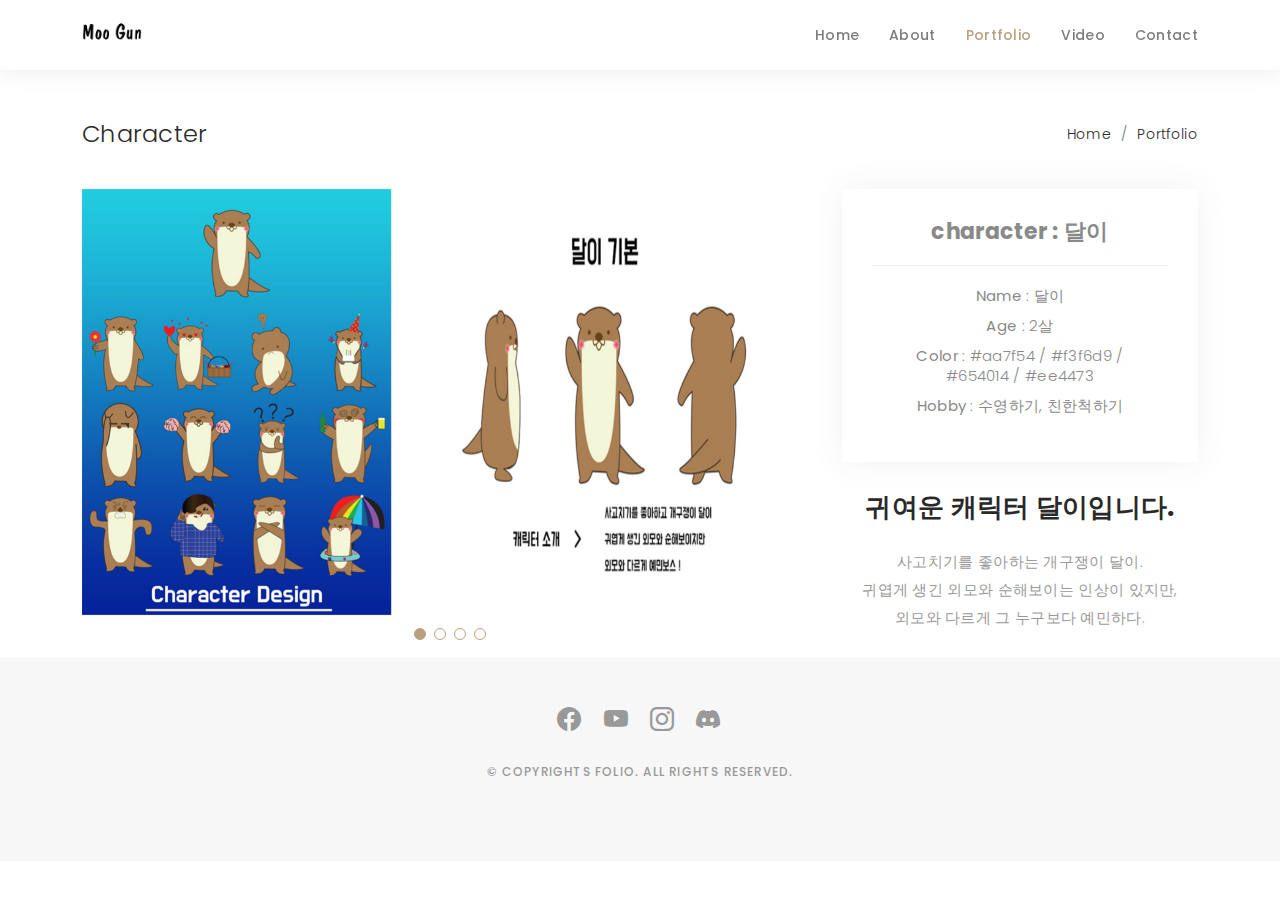
<file: portfolio-details.html>
<!DOCTYPE html>
<html lang="en">

<head>
  <meta charset="utf-8">
  <meta content="width=device-width, initial-scale=1.0" name="viewport">

  <title>Portfolio Details - Folio Bootstrap Template</title>
  <meta content="" name="description">
  <meta content="" name="keywords">

  <!-- Favicons -->
  <link href="assets/img/favicon.png" rel="icon">
  <link href="assets/img/apple-touch-icon.png" rel="apple-touch-icon">

  <!-- Google Fonts -->
  <link
    href="https://fonts.googleapis.com/css?family=Poppins:300,300i,400,400i,500,500i,600,600i,700,700i|Playfair+Display:400,400i,500,500i,600,600i,700,700i,900,900i"
    rel="stylesheet">

  <!-- Vendor CSS Files -->
  <link href="assets/vendor/bootstrap/css/bootstrap.min.css" rel="stylesheet">
  <link href="assets/vendor/bootstrap-icons/bootstrap-icons.css" rel="stylesheet">
  <link href="assets/vendor/boxicons/css/boxicons.min.css" rel="stylesheet">
  <link href="assets/vendor/glightbox/css/glightbox.min.css" rel="stylesheet">
  <link href="assets/vendor/swiper/swiper-bundle.min.css" rel="stylesheet">

  <!-- Template Main CSS File -->
  <link href="assets/css/style.css" rel="stylesheet">

  <!-- =======================================================
  * Template Name: Folio - v4.9.1
  * Template URL: https://bootstrapmade.com/folio-bootstrap-portfolio-template/
  * Author: BootstrapMade.com
  * License: https://bootstrapmade.com/license/
  ======================================================== -->
</head>

<body>

  <!-- ======= Header ======= -->
  <header id="header" class="fixed-top header-inner-pages">
    <div class="container d-flex align-items-center justify-content-between">

      <a href="index.html" class="logo"><img src="assets/img/logo3.jpg" alt="" class="img-fluid"></a>
      <!-- Uncomment below if you prefer to use an text logo -->
      <!-- <h1 class="logo"><a href="index.html">Folio</a></h1> -->

      <nav id="navbar" class="navbar">
        <ul>
          <li><a class="nav-link scrollto " href="#hero">Home</a></li>
          <li><a class="nav-link scrollto" href="#about">About</a></li>
          <li><a class="nav-link active  scrollto" href="#portfolio">Portfolio</a></li>
          <li><a class="nav-link  scrollto" href="#journal">Video</a></li>
          <li><a class="nav-link scrollto" href="#contact">Contact</a></li>
        </ul>
        <i class="bi bi-list mobile-nav-toggle"></i>
      </nav><!-- .navbar -->

    </div>
  </header><!-- End Header -->

  <main id="main">

    <!-- ======= Breadcrumbs Section ======= -->
    <section class="breadcrumbs">
      <div class="container">

        <div class="d-flex justify-content-between align-items-center">
          <h2>Character</h2>
          <ol>
            <li><a href="index.html">Home</a></li>
            <li><a href="index.html">Portfolio</a></li>
          </ol>
        </div>

      </div>
    </section><!-- Breadcrumbs Section -->

    <!-- ======= Portfolio Details Section ======= -->
    <section id="portfolio-details" class="portfolio-details">
      <div class="container">

        <div class="row gy-4">

          <div class="col-lg-8">
            <div class="portfolio-details-slider swiper">
              <div class="swiper-wrapper align-items-center">

                <div class="swiper-slide">
                  <img src="assets/img/dar e.jpg" alt="">
                </div>

                <div class="swiper-slide">
                  <img src="assets/img/phonecase.jpg" alt="">
                </div>

                <div class="swiper-slide">
                  <img src="assets/img/paper bag.jpg" alt="">
                </div>

                <div class="swiper-slide">
                  <img src="assets/img/grip tok.jpg" alt="">
                </div>

              </div>
              <div class="swiper-pagination"></div>
            </div>
          </div>

          <div class="col-lg-4">
            <div class="portfolio-info">
              <h3>character : 달이</h3>
              <ul>
                <li><strong>Name</strong> : 달이</li>
                <li><strong>Age</strong> : 2살</li>
                <li><strong>Color</strong> : #aa7f54 / #f3f6d9 / <br> #654014 / #ee4473</li>
                <li><strong>Hobby</strong> : 수영하기, 친한척하기</li>
              </ul>
            </div>
            <div class="portfolio-description">
              <h2>귀여운 캐릭터 달이입니다.</h2>
              <p>
                사고치기를 좋아하는 개구쟁이 달이. <br> 귀엽게 생긴 외모와 순해보이는 인상이 있지만, <br> 외모와 다르게 그 누구보다 예민하다.
              </p>
            </div>
          </div>

        </div>

      </div>
    </section><!-- End Portfolio Details Section -->

  </main><!-- End #main -->

  <!-- ======= Footer ======= -->
  <div id="footer" class="text-center">
    <div class="container">
      <div class="socials-media text-center">

        <ul class="list-unstyled">
          <li><a href="https://www.facebook.com/profile.php?id=100051153492871"><i class="bi bi-facebook"></i></a></li>
          <li><a href="https://www.youtube.com/channel/UCsqlvrKqfS36yWchwHMnCPQ"><i class="bi bi-youtube"></i></a></li>
          <li><a href="https://www.instagram.com/_moo__gun/?fbclid=IwAR0JwyxflnjEuvXUvMPPq12A5Bu8JWehkfAJUBaKZu0woKMFQ6BoCYsOBOk"><i class="bi bi-instagram"></i></a></li>
          <li><a href="#"><i class="bi bi-discord"></i></a></li>
        </ul>

      </div>

      <p>&copy; Copyrights Folio. All rights reserved.</p>



    </div>
  </div><!-- End Footer -->

  <a href="#" class="back-to-top d-flex align-items-center justify-content-center"><i
      class="bi bi-arrow-up-short"></i></a>

  <!-- Vendor JS Files -->
  <script src="assets/vendor/bootstrap/js/bootstrap.bundle.min.js"></script>
  <script src="assets/vendor/glightbox/js/glightbox.min.js"></script>
  <script src="assets/vendor/isotope-layout/isotope.pkgd.min.js"></script>
  <script src="assets/vendor/swiper/swiper-bundle.min.js"></script>
  <script src="assets/vendor/typed.js/typed.min.js"></script>
  <script src="assets/vendor/php-email-form/validate.js"></script>

  <!-- Template Main JS File -->
  <script src="assets/js/main.js"></script>

</body>

</html>
</file>
<file: assets/css/style.css>
/**
* Template Name: Folio - v4.9.1
* Template URL: https://bootstrapmade.com/folio-bootstrap-portfolio-template/
* Author: BootstrapMade.com
* License: https://bootstrapmade.com/license/
*/

/*--------------------------------------------------------------
# General
--------------------------------------------------------------*/
body {
  background: #ffffff;
  color: #898989;
  font-family: "Poppins", helvetica;
  font-size: 15px;
  font-weight: 300;
  line-height: 20px;
  letter-spacing: 0.02em;
  overflow-x: hidden;
  margin: 0 auto;
  padding: 0;
  box-sizing: border-box;
}

h1,
h2,
h3,
h4,
h5,
h6 {
  margin: 0;
}

h2 {
  color: #292929;
  font-weight: 600;
}

h4 {
  color: #292929;
  font-size: 14px;
  font-weight: 600;
}

a {
  color: #292929;
  text-decoration: none !important;
  transition: all 0.5s ease-in-out 0s;
}

a:hover {
  transition: all 0.5s ease-in-out 0s;
}

p {
  margin: 25px 0;
  padding: 0;
  font-size: 15px;
  color: #999999;
  line-height: 28px;
}

::-moz-selection {
  background: #b8a07e;
  color: #fff;
}

::selection {
  background: #b8a07e;
  color: #fff;
}

.btn {
  background: #333;
  border: medium none;
  border-radius: 0;
  color: #fff;
  font-size: 12px;
  height: 50px;
  line-height: 50px;
  padding: 0 30px;
  text-transform: uppercase;
}

.btn:hover,
.btn:focus {
  color: #fff;
}

.padDiv {
  padding: 30px 20px;
}

.section-title {
  margin-bottom: 70px;
}

.section-title h2 {
  font-size: 25px;
  letter-spacing: 2px;
  text-transform: uppercase;
}

.form-control {
  background-color: transparent;
  border: 1px solid #999;
  border-radius: 0;
  color: #999999;
  font-size: 12px;
  font-weight: 500;
  height: 50px;
  letter-spacing: 0.1em;
  padding-left: 10px;
  margin: 0 0 25px 0;
  line-height: 14px;
  text-transform: uppercase;
}

.form-control:focus {
  box-shadow: none;
  outline: 0 none;
}

.paddsection {
  padding-top: 90px;
  padding-bottom: 90px;
}

.paddsections {
  padding-top: 90px;
  padding-bottom: 90px !important;
}

.hvr-shutter-in-horizontal::before {
  background: #333;
}

.hvr-shutter-in-horizontal:hover {
  background: #b8a07e;
}

.mb-30 {
  margin-bottom: 30px;
}

.main-content {
  padding-top: 140px;
}

.img-responsive1{
  border: 1px solid #333;
  border-radius: 30px 30px;
  width: 50%;
}


.row{
  text-align: center;
}



/*--------------------------------------------------------------
# Back to top button
--------------------------------------------------------------*/
.back-to-top {
  position: fixed;
  visibility: hidden;
  opacity: 0;
  right: 15px;
  bottom: 15px;
  z-index: 996;
  background: #b8a07e;
  width: 40px;
  height: 40px;
  border-radius: 4px;
  transition: all 0.4s;
}

.back-to-top i {
  font-size: 28px;
  color: #fff;
  line-height: 0;
}

.back-to-top:hover {
  background: #c6b398;
  color: #fff;
}

.back-to-top.active {
  visibility: visible;
  opacity: 1;
}

/*--------------------------------------------------------------
# Header
--------------------------------------------------------------*/
#header {
  transition: all 0.5s;
  z-index: 997;
  padding: 15px 0;
  background-color: #fff;
  top: -100%;
  box-shadow: 0px 2px 25px rgba(0, 0, 0, 0.08);
}

#header.header-scrolled,
#header.header-inner-pages {
  top: 0;
}

#header .logo {
  font-size: 30px;
  margin: 0;
  padding: 0;
  line-height: 1;
  font-weight: 600;
  letter-spacing: 1px;
  font-family: "Playfair Display", sans-serif;
  font-style: italic;
}

#header .logo a {
  color: #898989;
}

#header .logo img {
  max-height: 40px;
}

@media (max-width: 992px) {
  #header {
    border: 0;
  }
}

/*--------------------------------------------------------------
# Navigation Menu
--------------------------------------------------------------*/
/**
* Desktop Navigation 
*/
.navbar {
  padding: 0;
}

.navbar ul {
  margin: 0;
  padding: 0;
  display: flex;
  list-style: none;
  align-items: center;
}

.navbar li {
  position: relative;
}

.navbar a,
.navbar a:focus {
  display: flex;
  align-items: center;
  justify-content: space-between;
  padding: 10px 0 10px 30px;
  font-family: "Poppins", sans-serif;
  font-size: 14px;
  font-weight: 500;
  color: #7e7d7d;
  white-space: nowrap;
  transition: 0.3s;
}

.navbar a i,
.navbar a:focus i {
  font-size: 12px;
  line-height: 0;
  margin-left: 5px;
}

.navbar a:hover,
.navbar .active,
.navbar .active:focus,
.navbar li:hover>a {
  color: #b8a07e;
}

.navbar .dropdown ul {
  display: block;
  position: absolute;
  left: 30px;
  top: calc(100% + 30px);
  margin: 0;
  padding: 10px 0;
  z-index: 99;
  opacity: 0;
  visibility: hidden;
  background: #fff;
  box-shadow: 0px 0px 30px rgba(127, 137, 161, 0.25);
  transition: 0.3s;
}

.navbar .dropdown ul li {
  min-width: 200px;
}

.navbar .dropdown ul a {
  padding: 10px 20px;
  font-weight: 400;
}

.navbar .dropdown ul a i {
  font-size: 12px;
}

.navbar .dropdown ul a:hover,
.navbar .dropdown ul .active:hover,
.navbar .dropdown ul li:hover>a {
  color: #b8a07e;
}

.navbar .dropdown:hover>ul {
  opacity: 1;
  top: 100%;
  visibility: visible;
}

.navbar .dropdown .dropdown ul {
  top: 0;
  left: calc(100% - 30px);
  visibility: hidden;
}

.navbar .dropdown .dropdown:hover>ul {
  opacity: 1;
  top: 0;
  left: 100%;
  visibility: visible;
}

@media (max-width: 1366px) {
  .navbar .dropdown .dropdown ul {
    left: -90%;
  }

  .navbar .dropdown .dropdown:hover>ul {
    left: -100%;
  }
}

/**
* Mobile Navigation 
*/
.mobile-nav-toggle {
  color: #4b4a4a;
  font-size: 28px;
  cursor: pointer;
  display: none;
  line-height: 0;
  transition: 0.5s;
}

.mobile-nav-toggle.bi-x {
  color: #fff;
}

@media (max-width: 991px) {
  .mobile-nav-toggle {
    display: block;
  }

  .navbar ul {
    display: none;
  }
}

.navbar-mobile {
  position: fixed;
  overflow: hidden;
  top: 0;
  right: 0;
  left: 0;
  bottom: 0;
  background: rgba(49, 49, 49, 0.9);
  transition: 0.3s;
}

.navbar-mobile .mobile-nav-toggle {
  position: absolute;
  top: 15px;
  right: 15px;
}

.navbar-mobile ul {
  display: block;
  position: absolute;
  top: 55px;
  right: 15px;
  bottom: 15px;
  left: 15px;
  padding: 10px 0;
  border-radius: 10px;
  background-color: #fff;
  overflow-y: auto;
  transition: 0.3s;
}

.navbar-mobile a,
.navbar-mobile a:focus {
  padding: 10px 20px;
  font-size: 15px;
  color: #4b4a4a;
}

.navbar-mobile a:hover,
.navbar-mobile .active,
.navbar-mobile li:hover>a {
  color: #b8a07e;
}

.navbar-mobile .getstarted,
.navbar-mobile .getstarted:focus {
  margin: 15px;
}

.navbar-mobile .dropdown ul {
  position: static;
  display: none;
  margin: 10px 20px;
  padding: 10px 0;
  z-index: 99;
  opacity: 1;
  visibility: visible;
  background: #fff;
  box-shadow: 0px 0px 30px rgba(127, 137, 161, 0.25);
}

.navbar-mobile .dropdown ul li {
  min-width: 200px;
}

.navbar-mobile .dropdown ul a {
  padding: 10px 20px;
}

.navbar-mobile .dropdown ul a i {
  font-size: 12px;
}

.navbar-mobile .dropdown ul a:hover,
.navbar-mobile .dropdown ul .active:hover,
.navbar-mobile .dropdown ul li:hover>a {
  color: #b8a07e;
}

.navbar-mobile .dropdown>.dropdown-active {
  display: block;
}

/*--------------------------------------------------------------
# Hero
--------------------------------------------------------------*/
#hero {
  background: url("../img/20.jpg") repeat scroll center center/cover;
  height: 60vh;
  width: 100%;
}

#hero .hero-content {
  height: 100vh;
  text-align: left;
  width: 100%;
  display: flex;
  justify-content: center;
  flex-direction: column;
}

.hero-content h1 {
  font-size: 40px;
  font-weight: 700;
  margin-bottom: 10px;
  text-transform: uppercase;
  color: #CC55D9;
}

.hero-content p {
  font-size: 17px;
  letter-spacing: 3px;
  margin-top: 0;
  margin-bottom: 30px;
  text-transform: capitalize;
  color: #111;
  font-weight: bold;
}

.hero-content .list-social li {
  float: left;
  margin-right: 20px;
}

.hero-content .list-social li i {
  color: #111;
  font-size: 20px;
}

/*--------------------------------------------------------------
# Breadcrumbs
--------------------------------------------------------------*/
.breadcrumbs {
  padding: 120px 0 0 0;
  background-color: white;
  min-height: 40px;
}

@media (max-width: 992px) {
  .breadcrumbs {
    padding-top: 100px;
  }
}

.breadcrumbs h2 {
  font-size: 24px;
  font-weight: 300;
  margin: 0;
}

@media (max-width: 992px) {
  .breadcrumbs h2 {
    margin: 0 0 10px 0;
  }
}

.breadcrumbs ol {
  display: flex;
  flex-wrap: wrap;
  list-style: none;
  padding: 0;
  margin: 0;
  font-size: 14px;
}

.breadcrumbs ol li+li {
  padding-left: 10px;
}

.breadcrumbs ol li+li::before {
  display: inline-block;
  padding-right: 10px;
  color: #6c757d;
  content: "/";
}

@media (max-width: 768px) {
  .breadcrumbs .d-flex {
    display: block !important;
  }

  .breadcrumbs ol {
    display: block;
  }

  .breadcrumbs ol li {
    display: inline-block;
  }
    #hero {
      display: inline-block;
    }
    #hero .hero-content{
      height: 50vh;
    }
    #services {
      text-align: center;
    }
}


/*-----------------------------------------------------------------------------------*/
/*  About
/*-----------------------------------------------------------------------------------*/
#about {
  width: 100%;
  height: auto;
  background: #f7f7f7;
  padding-top: 120px;
}

#about .div-img-bg {
  padding-bottom: 30px;
  border: 5px solid #b8a07e;
}

#about .div-img-bg .about-img img {
  width: 100%;
  box-shadow: 0px 0px 85px 0px rgba(0, 0, 0, 0.14);
  margin-top: -60px;
  margin-left: 40px;
  height: 400px;
  -o-object-fit: cover;
  object-fit: cover;
}

#about .about-descr .p-heading {
  font-family: "Playfair Display", serif;
  font-size: 28px;
  text-align: left;
  font-weight: bold;
}

#about .about-descr .separator {
  max-width: 80%;
  margin-bottom: 0;
  text-align: left;
  font-weight: bold;
  color: #333;
}

/*--------------------------------------------------------------
# Services
--------------------------------------------------------------*/
#services {
  background: #f7f7f7;
  position: relative;
  padding-bottom: 80px;

}

.services-block span {
  margin: 10px 0;
  position: relative;
  font-size: 13px;
  color: #292929;
  letter-spacing: 0.1em;
  font-weight: 500;
  text-transform: uppercase;
  display: block;
}

.services-block .separator {
  margin: 0;
  font-size: 13px;
  line-height: 22px;
}

.services-block i {
  font-size: 44px;
  color: #b8a07e;
  line-height: 44px;
}

.services-slider .swiper-pagination {
  margin-top: 30px;
  position: relative;
}

.services-slider .swiper-pagination .swiper-pagination-bullet {
  width: 12px;
  height: 12px;
  background-color: #fff;
  opacity: 1;
  border: 1px solid #b8a07e;
}

.services-slider .swiper-pagination .swiper-pagination-bullet-active {
  background-color: #b8a07e;
}

/*--------------------------------------------------------------
# Portfolio
--------------------------------------------------------------*/
#portfolio {
  position: relative;
  padding-bottom: 50px;
}

#portfolio #portfolio-flters {
  padding: 0;
  margin: 0 auto 35px auto;
  list-style: none;
  text-align: center;
  border-radius: 50px;
  padding: 2px 15px;
}

#portfolio #portfolio-flters li {
  cursor: pointer;
  display: inline-block;
  padding: 10px 15px 8px 15px;
  font-size: 14px;
  font-weight: 600;
  line-height: 1;
  text-transform: uppercase;
  color: #999999;
  margin-bottom: 5px;
  transition: all 0.3s ease-in-out;
}

#portfolio #portfolio-flters li:hover,
#portfolio #portfolio-flters li.filter-active {
  color: #b8a07e;
}

#portfolio #portfolio-flters li:last-child {
  margin-right: 0;
}

#portfolio .portfolio-item {
  margin-bottom: 30px;
}

#portfolio .portfolio-item .portfolio-info {
  opacity: 0;
  position: absolute;
  left: 30px;
  right: 30px;
  bottom: 0;
  z-index: 3;
  transition: all ease-in-out 0.3s;
  background: rgba(255, 255, 255, 0.9);
  padding: 15px;
}

#portfolio .portfolio-item .portfolio-info h4 {
  font-size: 18px;
  color: #666;
  font-weight: 600;
  margin-bottom: 10px;
}

#portfolio .portfolio-item .portfolio-info p {
  color: #999;
  font-size: 14px;
  margin: 0;
  padding: 0;
}

#portfolio .portfolio-item .portfolio-info .preview-link,
#portfolio .portfolio-item .portfolio-info .details-link {
  position: absolute;
  right: 40px;
  font-size: 24px;
  top: calc(50% - 18px);
  color: #b8a07e;
}

#portfolio .portfolio-item .portfolio-info .preview-link:hover,
#portfolio .portfolio-item .portfolio-info .details-link:hover {
  color: #cab89f;
}

#portfolio .portfolio-item .portfolio-info .details-link {
  right: 10px;
}

#portfolio .portfolio-item:hover .portfolio-info {
  opacity: 1;
  bottom: 20px;
}

/*--------------------------------------------------------------
# Portfolio Details
--------------------------------------------------------------*/
.portfolio-details {
  padding-top: 40px;
}

.portfolio-details .portfolio-details-slider img {
  width: 100%;
}

.portfolio-details .portfolio-details-slider .swiper-pagination {
  margin-top: 20px;
  position: relative;
}

.portfolio-details .portfolio-details-slider .swiper-pagination .swiper-pagination-bullet {
  width: 12px;
  height: 12px;
  background-color: #fff;
  opacity: 1;
  border: 1px solid #b8a07e;
}

.portfolio-details .portfolio-details-slider .swiper-pagination .swiper-pagination-bullet-active {
  background-color: #b8a07e;
}

.portfolio-details .portfolio-info {
  padding: 30px;
  box-shadow: 0px 0 30px rgba(75, 74, 74, 0.08);
}

.portfolio-details .portfolio-info h3 {
  font-size: 22px;
  font-weight: 700;
  margin-bottom: 20px;
  padding-bottom: 20px;
  border-bottom: 1px solid #eee;
}

.portfolio-details .portfolio-info ul {
  list-style: none;
  padding: 0;
  font-size: 15px;
}

.portfolio-details .portfolio-info ul li+li {
  margin-top: 10px;
}

.portfolio-details .portfolio-description {
  padding-top: 30px;
}

.portfolio-details .portfolio-description h2 {
  font-size: 26px;
  font-weight: 700;
  margin-bottom: 20px;
}

.portfolio-details .portfolio-description p {
  padding: 0;
}

/*--------------------------------------------------------------
# Journal
--------------------------------------------------------------*/
#journal,
#journal-blog {
  height: auto;
  width: 100%;
  background: #f7f7f7;
  padding-bottom: 60px;
  position: relative;
}

#journal-blog {
  background: #fff;
  padding-bottom: 30px;
}

#journal .journal-block {
  display: inline-block;
  height: auto;
  width: 100%;
}

#journal .journal-block .journal-info {
  position: relative;
}

.journal-block .journal-info img {
  max-width: 100%;
}

.journal-block .journal-info .journal-txt {
  padding: 25px 0px;
  position: relative;
}

.journal-block .journal-info .journal-txt h4 a {
  display: block;
  font-size: 19px;
  line-height: 24px;
  margin: 0 0 13px 0;
  font-weight: 500;
  color: #292929;
  transition: all 0.5s ease-in-out 0s;
}

.journal-block .journal-info .journal-txt h4 a:hover {
  color: #b8a07e;
  transition: all 0.5s ease-in-out 0s;
}

.journal-block .journal-info .journal-txt p {
  margin: 0;
  font-size: 14px;
  line-height: 24px;
}



/*--------------------------------------------------------------
# Journal
--------------------------------------------------------------*/
#contact {
  height: auto;
  width: 100%;
}

.contact-details {
  list-style: none;
  margin: 0;
  padding: 0;
}

.contact-details li {
  padding-bottom: 10px;
}

#contact input,
#contact textarea {
  width: 100%;
  margin-bottom: 5px;
}

#contact textarea {
  min-height: 160px;
}

.php-email-form .error-message {
  display: none;
  color: #fff;
  background: #ed3c0d;
  text-align: left;
  padding: 15px;
  margin-bottom: 15px;
  font-weight: 600;
}

.php-email-form .error-message br+br {
  margin-top: 25px;
}

.php-email-form .sent-message {
  display: none;
  color: #fff;
  background: #18d26e;
  text-align: center;
  padding: 15px;
  font-weight: 600;
  margin-bottom: 15px;
}

.php-email-form .loading {
  display: none;
  background: #fff;
  text-align: center;
  padding: 15px;
  margin-bottom: 15px;
}

.php-email-form .loading:before {
  content: "";
  display: inline-block;
  border-radius: 50%;
  width: 24px;
  height: 24px;
  margin: 0 10px -6px 0;
  border: 3px solid #18d26e;
  border-top-color: #eee;
  -webkit-animation: animate-loading 1s linear infinite;
  animation: animate-loading 1s linear infinite;
}

@-webkit-keyframes animate-loading {
  0% {
    transform: rotate(0deg);
  }

  100% {
    transform: rotate(360deg);
  }
}

@keyframes animate-loading {
  0% {
    transform: rotate(0deg);
  }

  100% {
    transform: rotate(360deg);
  }
}

/*--------------------------------------------------------------
# Blog
--------------------------------------------------------------*/
/*  Navbar fixd page */
.subpage-nav {
  display: block !important;
}

/*-----------------------------------------------------------------------------------*/
/*  /* Single page */
/*-----------------------------------------------------------------------------------*/
#journal-blog {
  padding-top: 140px;
}

/* main content */
.main-content {
  background: #f7f7f7;
}

.main-content .container-main {
  display: inline-block;
  width: 100%;
}

.main-content .container-main .block-main {
  margin-bottom: 30px;
  overflow: hidden;
}

.container-main .block-main .content-main {
  background: #fff none repeat scroll 0 0;
  display: inline-block;
  width: 100%;
}


.journal-txt h4 a {
  display: block;
  font-size: 19px;
  line-height: 24px;
  margin: 0 0 13px 0;
  font-weight: 500;
  color: #292929;
  transition: all 0.5s ease-in-out 0s;
}

.journal-txt h4 a:hover {
  color: #b8a07e;
  transition: all 0.5s ease-in-out 0s;
}

.post-meta ul li {
  font-size: 12px;
  font-weight: normal;
  margin-left: 8px;
  margin-right: 8px;
  text-transform: capitalize;
  display: inline-block;
  float: none;
}

.content-main .post-meta a {
  color: #a2a2a2;
  margin-left: 5px;
}

/* Commonts */
.comments {
  background: #fff;
}

.entry-comments h6 {
  margin-right: 10px;
  font-size: 13px;
  letter-spacing: 0.1em;
  font-weight: 500;
}

.entry-comments-item {
  margin-top: 40px;
  padding-bottom: 40px;
  border-bottom: 1px solid #f2f2f2;
}

.entry-comments-avatar {
  position: absolute;
  display: block;
  border-radius: 50%;
  width: 60px;
  height: 60px;
}

.entry-comments-body {
  padding-left: 86px;
}

.entry-comments-author {
  margin-right: 10px;
  font-size: 13px;
  color: #292929;
  letter-spacing: 0.1em;
  font-weight: 500;
}

.rep {
  font-size: 13px;
  color: #292929;
  letter-spacing: 0.1em;
  font-weight: 500;
  text-transform: capitalize;
}

.entry-comments span a {
  font-size: 13px;
  color: #999;
}

.entry-comments-reply {
  padding-left: 10%;
}

/* Commonts form */
.cmt {
  background: #fff;
}

blockquote {
  padding: 40px;
  background-color: #f2f2f2;
  margin: 30px 0;
  border: none;
  border-left: 4px solid #b8a07e;
}

/*--------------------------------------------------------------
# Footer
--------------------------------------------------------------*/
#footer {
  background: #f7f7f7;
  padding-top: 50px;
  padding-bottom: 50px;
}

#footer .socials-media {
  width: 100%;
}

#footer .socials-media ul {
  display: inline-block;
  float: none;
  margin: 0 0 20px 0;
}

#footer .socials-media ul li {
  float: left;
  margin-left: 10px;
  margin-right: 10px;
}

#footer .socials-media ul li a {
  font-size: 24px;
  color: #999;
  letter-spacing: 0.1em;
  font-weight: 500;
  background: transparent;
  text-transform: uppercase;
  transition: all 0.5s ease-in-out 0s;
}

#footer .socials-media ul li a:hover {
  color: #b8a07e;
  transition: all 0.5s ease-in-out 0s;
}

#footer p {
  font-size: 12px;
  letter-spacing: 0.1em;
  font-weight: 500;
  margin-top: 0;
  text-transform: uppercase;
}

.credits {
  font-size: 13px;
}

/** Width between 1200x to 0
 *  ~~~~~~~~~~~~~~~~~~~~~~~~~~~~~~~~~~~~
 */
/** Width between 992px to 1199px
 *  ~~~~~~~~~~~~~~~~~~~~~~~~~~~~~~~~~~~~
 */
/** Width between 768px to 991px
 *  ~~~~~~~~~~~~~~~~~~~~~~~~~~~~~~~~~~~~
 */
@media (min-width: 768px) and (max-width: 991px) {

  /* Navbar */
  nav {
    padding: 10px 15px;
  }

  .nav-menu {
    margin-top: 40px;
    display: none;
    float: none;
    width: 100%;
  }

  .nav-menu li {
    float: none;
    width: 100%;
    text-align: center;
    border-top: 1px solid #f7f7f7;
    line-height: 45px;
    margin-left: 0;
    padding-top: 10px;
    padding-bottom: 10px;
  }

  .responsive {
    float: right;
    padding-top: 15px;
    display: block;
  }

  /* About */
  .head-info .header-content .cmaster h1 {
    font-size: 32px;
  }

  #about .div-img-bg {
    padding: 0;
  }

  #about .div-img-bg .about-img img {
    margin-top: 0%;
    margin-left: calc(0% - 0px);
  }

  #about .about-descr .p-heading {
    font-size: 20px;
  }

  #about .about-descr .separator {
    max-width: 100%;
    margin-bottom: 0;
  }

  /* portfolio */
  #portfolio .portfolio-list .nav li {
    float: none;
    margin: 20px;
    display: inline-block;
  }

  /* journal */
  #journal .journal-block .journal-info {
    margin-bottom: 30px;
  }

  /* Contact */
  .contact-contact {
    margin-bottom: 30px;
  }

  /* Footer */
  #footer .socials-media ul li {
    margin-right: 0;
    margin-left: 0;
    float: none;
    display: inline-block;
  }
}

/** Width between 767px to 0
 *  ~~~~~~~~~~~~~~~~~~~~~~~~~~~~~~~~~~~~
 */
@media (max-width: 767px) {

  /* Navbar */
  nav {
    padding: 20px 15px;
  }

  .nav-menu {
    margin-top: 40px;
    display: none;
    float: none;
    width: 100%;
  }

  .nav-menu li {
    float: none;
    width: 100%;
    text-align: center;
    border-top: 1px solid #f7f7f7;
    line-height: 45px;
    margin-left: 0;
    padding-top: 10px;
    padding-bottom: 10px;
  }

  .responsive {
    float: right;
    padding-top: 15px;
    display: block;
  }

  /* About */
  .head-info .header-content h1 {
    font-size: 32px;
  }

  #about .div-img-bg {
    padding: 0;
  }

  #about .div-img-bg .about-img img {
    margin-top: 0%;
    margin-left: calc(0% - 0px);
  }

  #about .about-descr .p-heading {
    font-size: 20px;
  }

  #about .about-descr .separator {
    max-width: 100%;
    margin-bottom: 0;
  }

  /* portfolio */
  #portfolio .portfolio-list .nav li {
    float: none;
    margin: 20px;
    display: inline-block;
  }

  /* journal */
  #journal .journal-block .journal-info {
    margin-bottom: 30px;
  }

  /* Contact */
  .contact-contact {
    margin-bottom: 30px;
  }

  /* Footer */
  #footer .socials-media ul li {
    margin-right: 0;
    margin-left: 0;
    float: none;
    display: inline-block;
  }
}

/** Width between 600px to 0
 *  ~~~~~~~~~~~~~~~~~~~~~~~~~~~~~~~~~~~~
 */
@media (max-width: 600px) {

  /* Navbar */
  nav {
    padding: 20px 15px;
  }

  .nav-menu {
    margin-top: 40px;
    display: none;
    float: none;
    width: 100%;
  }

  .nav-menu li {
    float: none;
    width: 100%;
    text-align: center;
    border-top: 1px solid #f7f7f7;
    line-height: 45px;
    margin-left: 0;
    padding-top: 10px;
    padding-bottom: 10px;
  }

  .responsive {
    float: right;
    padding-top: 15px;
    display: block;
  }

  /* About */
  .head-info .header-content h1 {
    font-size: 32px;
  }

  #about .div-img-bg {
    padding: 0;
  }

  #about .div-img-bg .about-img img {
    margin-top: 0%;
    margin-left: calc(0% - 0px);
  }

  #about .about-descr .p-heading {
    font-size: 20px;
  }

  #about .about-descr .separator {
    max-width: 100%;
    margin-bottom: 0;
  }

  /* portfolio */
  #portfolio .portfolio-list .nav li {
    float: none;
    margin: 10px;
    display: inline-block;
  }

  /* journal */
  #journal .journal-block .journal-info {
    margin-bottom: 30px;
  }

  /* Contact */
  .contact-contact {
    margin-bottom: 30px;
  }

  /* Footer */
  #footer .socials-media ul li {
    margin-right: 0;
    margin-left: 0;
    float: none;
    display: inline-block;
  }
}

/** Width between 480px to 0
 *  ~~~~~~~~~~~~~~~~~~~~~~~~~~~~~~~~~~~~
 */
@media (max-width: 480px) {

  /* Navbar */
  nav {
    padding: 20px 15px;
  }

  .nav-menu {
    margin-top: 40px;
    display: none;
    float: none;
    width: 100%;
  }

  .nav-menu li {
    float: none;
    width: 100%;
    text-align: center;
    border-top: 1px solid #f7f7f7;
    line-height: 45px;
    margin-left: 0;
    padding-top: 10px;
    padding-bottom: 10px;
  }

  .responsive {
    float: right;
    padding-top: 15px;
    display: block;
  }

  /* About */
  .head-info .header-content h1 {
    font-size: 32px;
  }

  #about .div-img-bg {
    padding: 0;
  }

  #about .div-img-bg .about-img img {
    margin-top: 0%;
    margin-left: calc(0% - 0px);
  }

  #about .about-descr .p-heading {
    font-size: 20px;
  }

  #about .about-descr .separator {
    max-width: 100%;
    margin-bottom: 0;
  }

  /* portfolio */
  #portfolio .portfolio-list .nav li {
    float: none;
    margin: 20px;
  }

  /* journal */
  #journal .journal-block .journal-info {
    margin-bottom: 30px;
  }

  /* Contact */
  .contact-contact {
    margin-bottom: 30px;
  }

  /* Footer */
  #footer .socials-media ul li {
    margin-right: 0;
    margin-left: 0;
    float: none;
    display: inline-block;
  }
}

/** Width between 320px to 0
 *  ~~~~~~~~~~~~~~~~~~~~~~~~~~~~~~~~~~~~
 */
@media (max-width: 320px) {

  /* Navbar */
  nav {
    padding: 20px 15px;
  }

  .nav-menu {
    margin-top: 40px;
    display: none;
    float: none;
    width: 100%;
  }

  .nav-menu li {
    float: none;
    width: 100%;
    text-align: center;
    border-top: 1px solid #f7f7f7;
    line-height: 45px;
    margin-left: 0;
    padding-top: 10px;
    padding-bottom: 10px;
  }

  .responsive {
    float: right;
    padding-top: 15px;
    display: block;
  }

  /* About */
  .head-info .header-content h1 {
    font-size: 32px;
  }

  #about .div-img-bg {
    padding: 0;
  }

  #about .div-img-bg .about-img img {
    margin-top: 0%;
    margin-left: calc(0% - 0px);
  }

  #about .about-descr .p-heading {
    font-size: 20px;
  }

  #about .about-descr .separator {
    max-width: 100%;
    margin-bottom: 0;
  }

  /* portfolio */
  #portfolio .portfolio-list .nav li {
    float: none;
    margin: 20px;
  }

  /* journal */
  #journal .journal-block .journal-info {
    margin-bottom: 30px;
  }

  /* Contact */
  .contact-contact {
    margin-bottom: 30px;
  }

  /* Footer */
  #footer .socials-media ul li {
    margin-right: 0;
    margin-left: 0;
    float: none;
    display: inline-block;
  }

  /* Single page */
  .entry-comments-body span {
    display: inline-block;
    margin-right: 0;
  }
}

.img-fluid{
  max-width: 100%;
  height: auto;
}
</file>
